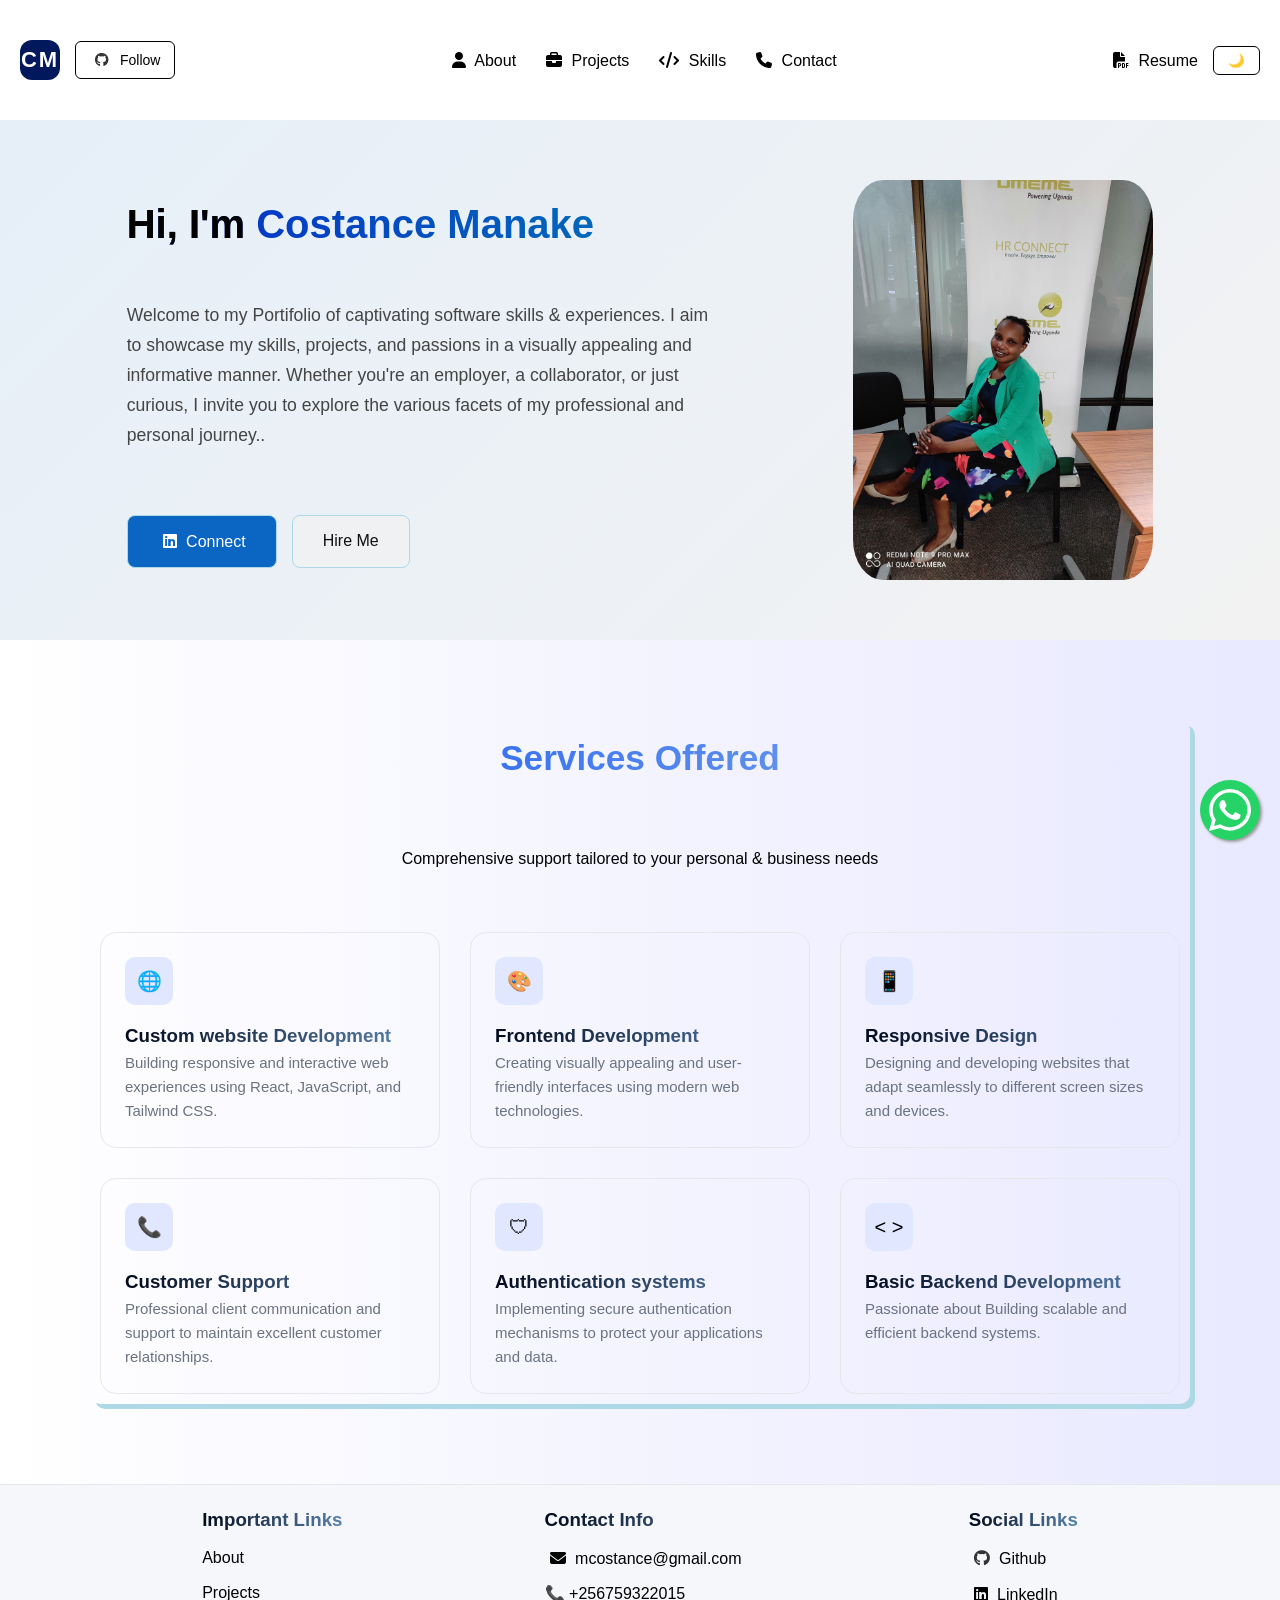
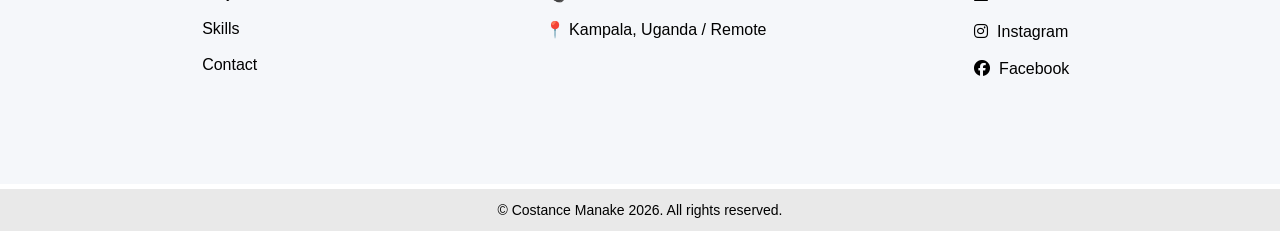
<file: index.html>
<!doctype html>
<html lang="en">

<head>
  <meta charset="UTF-8" />
  <meta name="viewport" content="width=device-width, initial-scale=1.0" />
  <title>Costance Manake - Frontend Developer</title>
  <meta name="description"
    content="Costance Manake is a Frontend Web Developer specializing in HTML, CSS, JavaScript, React, Tailwind CSS, REST API integration, and Node.js. Building responsive and interactive web experiences." />
  <meta name="keywords"
    content="Costance Manake, Frontend Developer, Web Developer Uganda, Remote, React Developer, JavaScript Developer, HTML CSS, Tailwind CSS, Node.js, Portfolio Website" />
  <meta name="author" content="Costance Manake" />
  <!-- social media sharing  -->
  <meta property="og:title" content="Costance Manake | Frontend Web Developer" />
  <meta property="og:description"
    content="Engineering responsive and interactive web experiences using React, JavaScript, and Tailwind CSS." />
  <meta property="og:image" content="images/social-share.jpg" />
  <meta property="og:url" content="https://khonnie.github.io/Costance-Portifolio/" />
  <meta property="og:type" content="website" />
  <!-- favicon -->

  <link rel="stylesheet" href="styles/style.css" />
  <link rel="stylesheet" href="https://cdnjs.cloudflare.com/ajax/libs/font-awesome/6.5.1/css/all.min.css" />
</head>

<body>
  <!-- ----------Header Section-------------- -->
  <header>
    <!-- Name & github logo -->
    <div class="left-side">
      <a href="index.html" class="logo">
        CM
      </a>
      <a href="https://github.com/khonnie" class="intro" target="_blank">
        <i class="fa-brands fa-github"></i> Follow
      </a>
    </div>
    <!-- Navigation sections -->
    <ul class="middle">
      <li><a href="about.html" target="_blank"><i class="fa fa-user"></i> About</a></li>

      <li class="dropdown">
        <a href="projects.html" target="_blank"><i class="fa fa-briefcase"></i> Projects</a>
      </li>

      <li class="dropdown">
        <a href="skills.html" target="_blank"><i class="fa fa-code"></i> Skills</a>
      </li>
      <li><a href="contact.html" target="_blank"><i class="fa fa-phone"></i> Contact</a></li>
    </ul>

    <div class="right-side">
      <a href="resume/Khonnie-Manake-Resume.pdf" target="_blank"> <i class="fa fa-file-pdf"></i> Resume</a>
      <button id="theme-toggle">🌙</button>
    </div>
  </header>
  <!-- --------------Hero Section---------- -->
  <section class="hero">
    <div class="hero-wrapper">
      <h1 class="hero-title">
        <span style="color: black;">Hi, I'm </span><span class="gradient-text">Costance Manake</span>
      </h1>
      <p class="hero-text">
        Welcome to my Portifolio of captivating software skills & experiences.
        I aim to showcase my skills, projects, and passions in a visually
        appealing and informative manner. Whether you're an employer, a
        collaborator, or just curious, I invite you to explore the various
        facets of my professional and personal journey..
      </p>
      <div class="hero-buttons">
        <a href="https://www.linkedin.com/in/costance-manake-a4429895" target="_blank" class="btn first-btn">
          <i class="fab fa-linkedin"></i> Connect</a>
        <a href="https://wa.me/256759322015?text=Hello%2C%20I'm%20interested%20in%20your%20web%20development%20services." class="btn second-btn" target="_blank">Hire Me</a>
      </div>
    </div>
    <img src="images/connieM.jpg" alt="passport-photo" width="300px" height="400px" />
  </section>
  <!-- SERVICES SECTION -->
  <section class="services" id="services">
    <div class="services-container">
      <!-- Heading -->
      <div class="services-header">
        <h2>Services Offered</h2>
        <p>Comprehensive support tailored to your personal & business needs</p>
      </div>

      <!-- Services Grid -->
      <div class="services-grid">
        <!-- Service 1 -->
        <div class="service-card">
          <div class="icon-box">🌐</div>
          <h3>Custom website Development</h3>
          <p>
            Building responsive and interactive web experiences using React, JavaScript, and Tailwind CSS.
          </p>
        </div>

        <!-- Service 2 -->
        <div class="service-card">
          <div class="icon-box">🎨</div>
          <h3>Frontend Development</h3>
          <p>
            Creating visually appealing and user-friendly interfaces using modern web technologies.
          </p>
        </div>

        <!-- Service 3 -->
        <div class="service-card">
          <div class="icon-box">📱</div>
          <h3>Responsive Design</h3>
          <p>
            Designing and developing websites that adapt seamlessly to different screen sizes and devices.
          </p>
        </div>

        <!-- Service 4 -->
        <div class="service-card">
          <div class="icon-box">📞</div>
          <h3>Customer Support</h3>
          <p>
            Professional client communication and support to maintain
            excellent customer relationships.
          </p>
        </div>

        <!-- Service 5 -->
        <div class="service-card">
          <div class="icon-box">🛡</div>
          <h3>Authentication systems</h3>
          <p>
            Implementing secure authentication mechanisms to protect your applications and data.
          </p>
        </div>

        <!-- Service 6 -->
        <div class="service-card">
          <div class="icon-box">&lt; &gt;</div>
          <h3>Basic Backend Development</h3>
          <p>
            Passionate about Building scalable and efficient backend systems.
          </p>
        </div>
      </div>
    </div>
  </section>

  <!-- Footer Section -->
  <div class="footer">
    <div class="footerinfo">
      <h3>Important Links</h3>
      <div class="important-links links">
        <a href="about.html" target="_blank">About</a>
        <a href="projects.html" target="_blank">Projects</a>
        <a href="skills.html" target="_blank">Skills</a>
        <a href="contact.html" target="_blank">Contact</a>
      </div>
    </div>

    <div class="footerinfo">
      <h3>Contact Info</h3>
      <div class="contactsinfo links">
        <a href="mailto:mcostance@gmail.com">
          <i class="fas fa-envelope"></i> mcostance@gmail.com
        </a>
        <a href="">📞 +256759322015</a>
        <p>📍 Kampala, Uganda / Remote </p>
      </div>
    </div>

    <div class="footerinfo">
      <h3>Social Links</h3>
      <div class="social-links links">
        <a href="https://github.com/khonnie" target="_blank">
          <i class="fab fa-github"></i> Github
        </a>

        <a href="https://www.linkedin.com/in/costance-manake-a4429895" target="_blank">
          <i class="fab fa-linkedin"></i> LinkedIn
        </a>

        <a href="https://www.linkedin.com/in/costance-manake-a4429895" target="_blank">
          <i class="fa-brands fa-instagram"></i> Instagram
        </a>

        <a href="https://www.linkedin.com/in/costance-manake-a4429895" target="_blank">
          <i class="fa-brands fa-facebook"></i></i> Facebook
        </a>


      </div>
    </div>


  </div>
  <p class="copyright">© Costance Manake 2026. All rights reserved.</p>

  <!-- Floating Buttons -->
 <a href="https://wa.me/256759322015" class="whatsapp-fab" target="_blank">
  <!-- Use a font-awesome icon or an SVG -->
  <svg xmlns="http://www.w3.org/2000/svg" viewBox="0 0 640 640"><!--!Font Awesome Free v7.2.0 by @fontawesome - https://fontawesome.com License - https://fontawesome.com/license/free Copyright 2026 Fonticons, Inc.--><path d="M476.9 161.1C435 119.1 379.2 96 319.9 96C197.5 96 97.9 195.6 97.9 318C97.9 357.1 108.1 395.3 127.5 429L96 544L213.7 513.1C246.1 530.8 282.6 540.1 319.8 540.1L319.9 540.1C442.2 540.1 544 440.5 544 318.1C544 258.8 518.8 203.1 476.9 161.1zM319.9 502.7C286.7 502.7 254.2 493.8 225.9 477L219.2 473L149.4 491.3L168 423.2L163.6 416.2C145.1 386.8 135.4 352.9 135.4 318C135.4 216.3 218.2 133.5 320 133.5C369.3 133.5 415.6 152.7 450.4 187.6C485.2 222.5 506.6 268.8 506.5 318.1C506.5 419.9 421.6 502.7 319.9 502.7zM421.1 364.5C415.6 361.7 388.3 348.3 383.2 346.5C378.1 344.6 374.4 343.7 370.7 349.3C367 354.9 356.4 367.3 353.1 371.1C349.9 374.8 346.6 375.3 341.1 372.5C308.5 356.2 287.1 343.4 265.6 306.5C259.9 296.7 271.3 297.4 281.9 276.2C283.7 272.5 282.8 269.3 281.4 266.5C280 263.7 268.9 236.4 264.3 225.3C259.8 214.5 255.2 216 251.8 215.8C248.6 215.6 244.9 215.6 241.2 215.6C237.5 215.6 231.5 217 226.4 222.5C221.3 228.1 207 241.5 207 268.8C207 296.1 226.9 322.5 229.6 326.2C232.4 329.9 268.7 385.9 324.4 410C359.6 425.2 373.4 426.5 391 423.9C401.7 422.3 423.8 410.5 428.4 397.5C433 384.5 433 373.4 431.6 371.1C430.3 368.6 426.6 367.2 421.1 364.5z"/></svg>
</a>



</body>

</html>
</file>
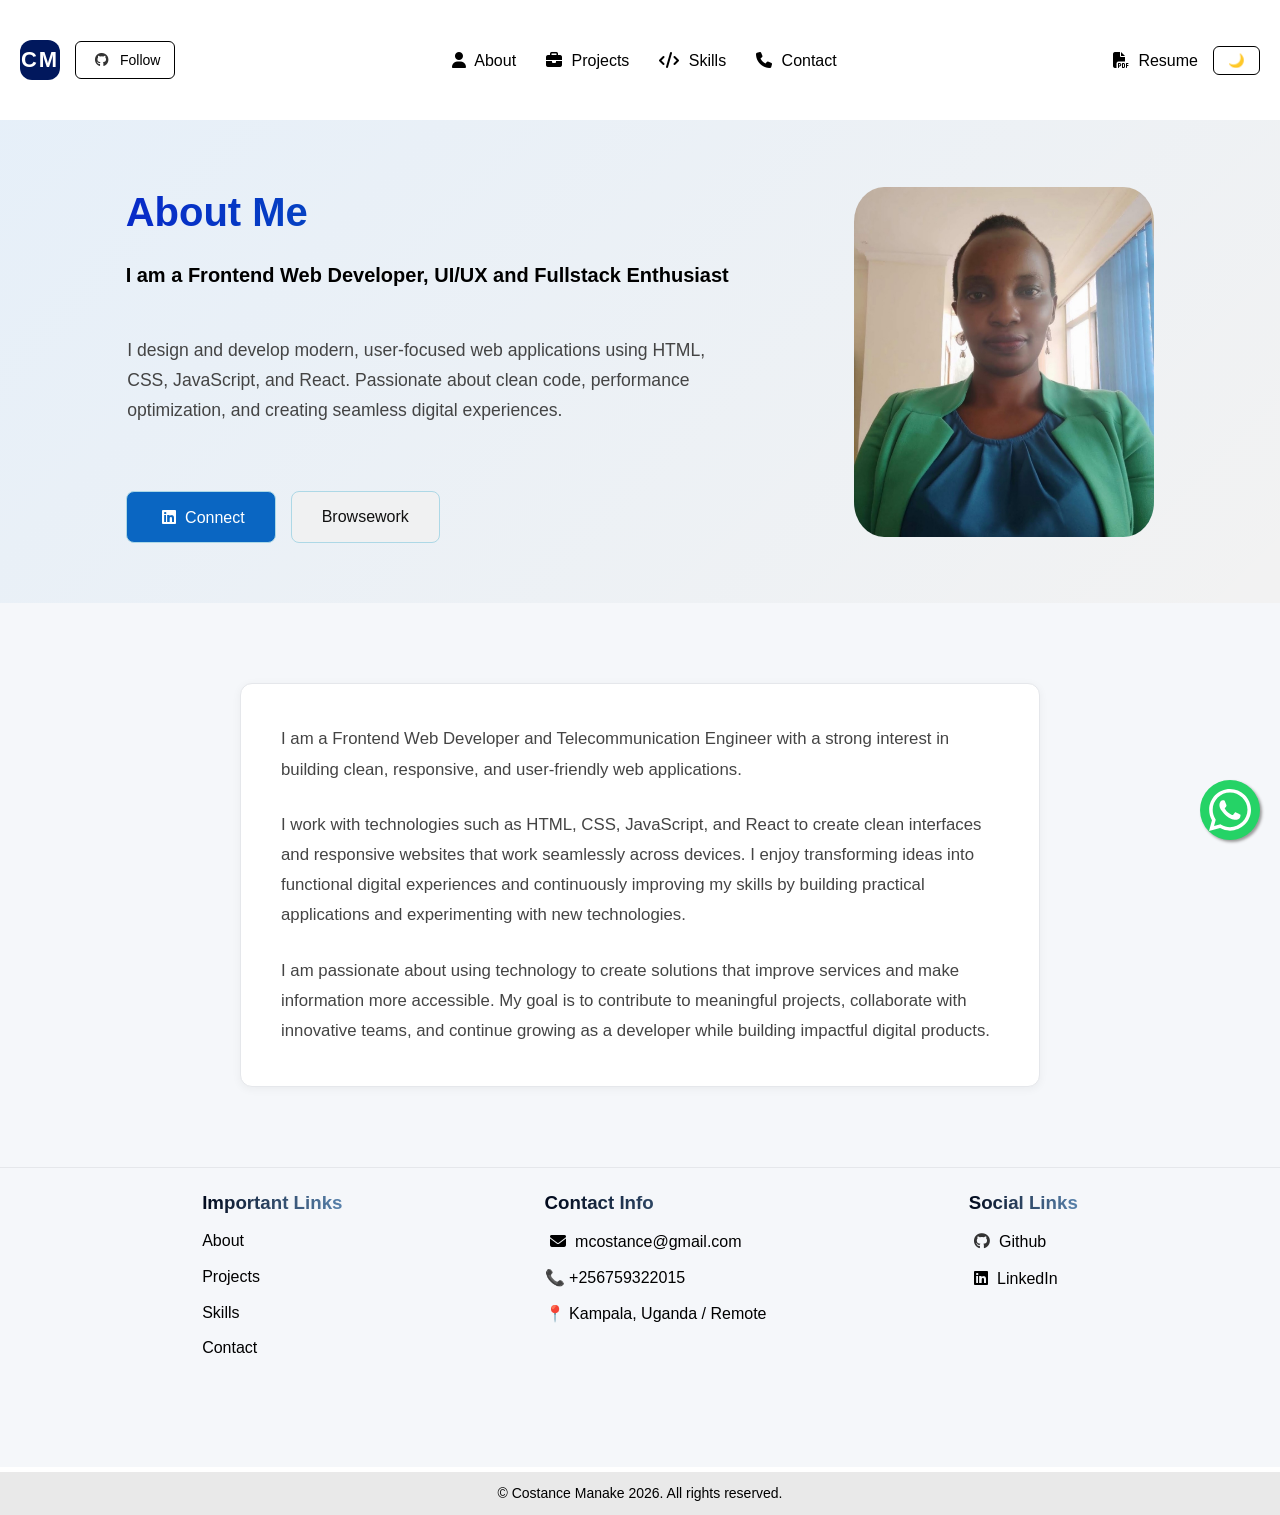
<file: about.html>
<!DOCTYPE html>
<html lang="en">

<head>
  <meta charset="UTF-8">
  <meta name="viewport" content="width=device-width, initial-scale=1.0">
  <title>Costance Manake - Frontend Developer</title>
  <meta name="description"
    content="Costance Manake is a Frontend Web Developer specializing in HTML, CSS, JavaScript, React, Tailwind CSS, REST API integration, and Node.js. Building responsive and interactive web experiences.">
  <meta name="keywords"
    content="Costance Manake, Frontend Developer, Web Developer Uganda, Remote, React Developer, JavaScript Developer, HTML CSS, Tailwind CSS, Node.js, Portfolio Website">
  <meta name="author" content="Costance Manake">
  <!-- social media sharing  -->
  <meta property="og:title" content="Costance Manake | Frontend Web Developer">
  <meta property="og:description"
    content="Engineering responsive and interactive web experiences using React, JavaScript, and Tailwind CSS.">
  <meta property="og:image" content="images/social-share.jpg">
  <meta property="og:url" content="https://khonnie.github.io/Costance-Portifolio/">
  <meta property="og:type" content="website">
  <!-- favicon -->


  <link rel="stylesheet" href="styles/style.css">
  <link rel="stylesheet" href="https://cdnjs.cloudflare.com/ajax/libs/font-awesome/6.5.1/css/all.min.css">
</head>

<body>
  <!-- ----------Header Section-------------- -->
   <header>
    <!-- Name & github logo -->
    <div class="left-side">
      <a href="index.html" class="logo">
        CM
      </a>
      <a href="https://github.com/khonnie" class="intro" target="_blank">
        <i class="fa-brands fa-github"></i> Follow
      </a>
    </div>
    <!-- Navigation sections -->
    <ul class="middle">
      <li><a href="about.html" target="_blank"><i class="fa fa-user"></i> About</a></li>

      <li class="dropdown">
        <a href="projects.html" target="_blank"><i class="fa fa-briefcase"></i> Projects</a>
      </li>

      <li class="dropdown">
        <a href="skills.html" target="_blank"><i class="fa fa-code"></i> Skills</a>
      </li>
      <li><a href="contact.html" target="_blank"><i class="fa fa-phone"></i> Contact</a></li>
    </ul>

    <div class="right-side">
      <a href="resume/Khonnie-Manake-Resume.pdf" target="_blank"> <i class="fa fa-file-pdf"></i> Resume</a>
      <button id="theme-toggle">🌙</button>
    </div>
  </header>
  <!-- --------------Hero Section---------- -->
  <section class="hero">
    
    <div class="hero-wrapper">
      <h1 class="about-me">About Me</h1>
      <p class="hero-subtitle" style="font-size: 20px; font-weight: 700;">I am a Frontend Web Developer, UI/UX and Fullstack Enthusiast</p>
      <p class="hero-text">I design and develop modern, user-focused web applications using
        HTML, CSS, JavaScript, and React.
        Passionate about clean code, performance optimization, and
        creating seamless digital experiences.</p>
      <div class="hero-buttons">
        <a href="https://www.linkedin.com/in/costance-manake-a4429895" target="_blank" class="btn first-btn"> <i
            class="fab fa-linkedin"></i>
          Connect</a>
        <a href="projects.html" target="_blank" class="btn second-btn">Browsework</a>
      </div>
    </div>
    <img src="images/connie.jpg" alt="passport-photo" width="300px" height="350px">
  </section>
  <!-- About me section -->
  <section id="about" class="about-section">

    <div class="about-container">

      <!-- <h2 class="about-title">About Me</h2> -->

      <div class="about-card">

        <div class="about-text">

          <p>
            I am a Frontend Web Developer and Telecommunication Engineer 
            with a strong interest in building clean, responsive, and 
            user-friendly web applications.
          </p>

          <p>
            I work with technologies such as HTML, CSS, JavaScript, and React to create clean 
            interfaces and responsive websites that work seamlessly across devices. 
            I enjoy transforming ideas into functional digital experiences and continuously 
            improving my skills by building practical applications and experimenting 
            with new technologies.
          </p>

          <p>
            I am passionate about using technology to create solutions that improve services 
            and make information more accessible. My goal is to contribute to meaningful 
            projects, collaborate with innovative teams, and continue growing as a developer 
            while building impactful digital products.
          </p>

          <!-- <p>
            I also plan to start contributing to open-source projects,
            or exploring new design trends.
          </p> -->

        </div>

      </div>

    </div>

  </section>
  
  <!-- Footer Section -->
 <!-- Footer Section -->
    <div class="footer">
      <div class="footerinfo">
        <h3>Important Links</h3>
        <div class="important-links links">
          <a href="about.html" target="_blank">About</a>
          <a href="projects.html" target="_blank">Projects</a>
          <a href="skills.html" target="_blank">Skills</a>
          <a href="contact.html" target="_blank">Contact</a>
        </div>
      </div>

      <div class="footerinfo">
        <h3>Contact Info</h3>
        <div class="contactsinfo links">
          <a href="mailto:mcostance@gmail.com">
            <i class="fas fa-envelope"></i> mcostance@gmail.com
          </a>
          <a href="">📞 +256759322015</a>
          <p>📍 Kampala, Uganda / Remote </p>
        </div>
      </div>

      <div class="footerinfo">
        <h3>Social Links</h3>
        <div class="social-links links">
          <a href="https://github.com/khonnie" target="_blank">
            <i class="fab fa-github"></i> Github
          </a>

          <a
            href="https://www.linkedin.com/in/costance-manake-a4429895"
            target="_blank"
          >
            <i class="fab fa-linkedin"></i> LinkedIn
          </a>
        </div>
      </div>

     
    </div>
    <p class="copyright">© Costance Manake 2026. All rights reserved.</p>

    <!-- Floating Buttons -->
 <a href="https://wa.me/256759322015" class="whatsapp-fab" target="_blank">
  <!-- Use a font-awesome icon or an SVG -->
  <svg xmlns="http://www.w3.org/2000/svg" viewBox="0 0 640 640"><!--!Font Awesome Free v7.2.0 by @fontawesome - https://fontawesome.com License - https://fontawesome.com/license/free Copyright 2026 Fonticons, Inc.--><path d="M476.9 161.1C435 119.1 379.2 96 319.9 96C197.5 96 97.9 195.6 97.9 318C97.9 357.1 108.1 395.3 127.5 429L96 544L213.7 513.1C246.1 530.8 282.6 540.1 319.8 540.1L319.9 540.1C442.2 540.1 544 440.5 544 318.1C544 258.8 518.8 203.1 476.9 161.1zM319.9 502.7C286.7 502.7 254.2 493.8 225.9 477L219.2 473L149.4 491.3L168 423.2L163.6 416.2C145.1 386.8 135.4 352.9 135.4 318C135.4 216.3 218.2 133.5 320 133.5C369.3 133.5 415.6 152.7 450.4 187.6C485.2 222.5 506.6 268.8 506.5 318.1C506.5 419.9 421.6 502.7 319.9 502.7zM421.1 364.5C415.6 361.7 388.3 348.3 383.2 346.5C378.1 344.6 374.4 343.7 370.7 349.3C367 354.9 356.4 367.3 353.1 371.1C349.9 374.8 346.6 375.3 341.1 372.5C308.5 356.2 287.1 343.4 265.6 306.5C259.9 296.7 271.3 297.4 281.9 276.2C283.7 272.5 282.8 269.3 281.4 266.5C280 263.7 268.9 236.4 264.3 225.3C259.8 214.5 255.2 216 251.8 215.8C248.6 215.6 244.9 215.6 241.2 215.6C237.5 215.6 231.5 217 226.4 222.5C221.3 228.1 207 241.5 207 268.8C207 296.1 226.9 322.5 229.6 326.2C232.4 329.9 268.7 385.9 324.4 410C359.6 425.2 373.4 426.5 391 423.9C401.7 422.3 423.8 410.5 428.4 397.5C433 384.5 433 373.4 431.6 371.1C430.3 368.6 426.6 367.2 421.1 364.5z"/></svg>
</a>
</body>

</html>
</file>
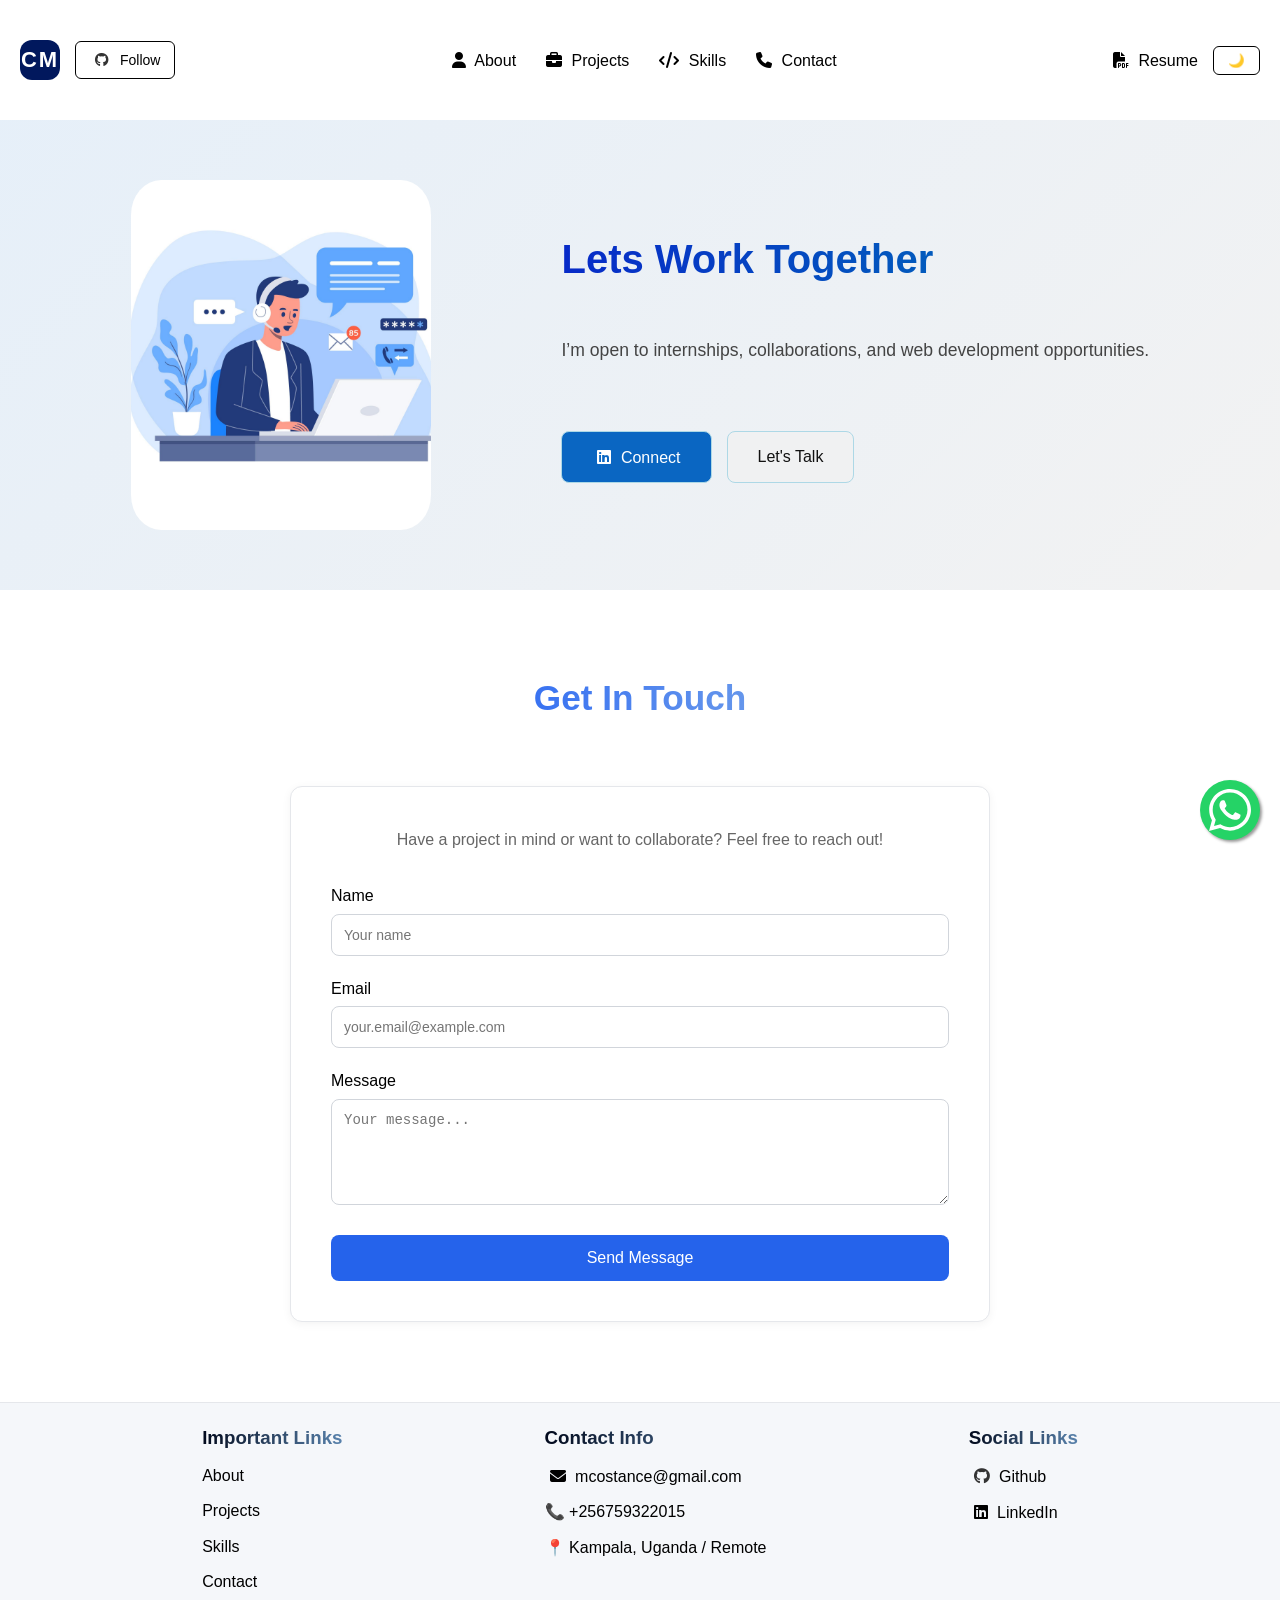
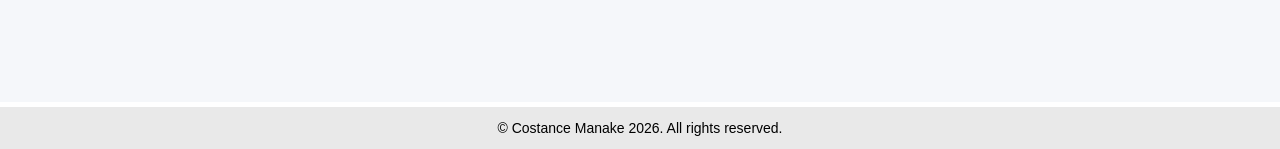
<file: contact.html>
<!DOCTYPE html>
<html lang="en">

<head>
  <meta charset="UTF-8">
  <meta name="viewport" content="width=device-width, initial-scale=1.0">
  <title>Costance Manake - Frontend Developer</title>
  <meta name="description"
    content="Costance Manake is a Frontend Web Developer specializing in HTML, CSS, JavaScript, React, Tailwind CSS, REST API integration, and Node.js. Building responsive and interactive web experiences.">
  <meta name="keywords"
    content="Costance Manake, Frontend Developer, Web Developer Uganda, Remote, React Developer, JavaScript Developer, HTML CSS, Tailwind CSS, Node.js, Portfolio Website">
  <meta name="author" content="Costance Manake">
  <!-- social media sharing  -->
  <meta property="og:title" content="Costance Manake | Frontend Web Developer">
  <meta property="og:description"
    content="Engineering responsive and interactive web experiences using React, JavaScript, and Tailwind CSS.">
  <meta property="og:image" content="images/social-share.jpg">
  <meta property="og:url" content="https://khonnie.github.io/Costance-Portifolio/">
  <meta property="og:type" content="website">
  <!-- favicon -->


  <link rel="stylesheet" href="styles/style.css">
  <link rel="stylesheet" href="https://cdnjs.cloudflare.com/ajax/libs/font-awesome/6.5.1/css/all.min.css">
</head>

<body>
  <!-- ----------Header Section-------------- -->
   <header>
    <!-- Name & github logo -->
    <div class="left-side">
      <a href="index.html" class="logo">
        CM
      </a>
      <a href="https://github.com/khonnie" class="intro" target="_blank">
        <i class="fa-brands fa-github"></i> Follow
      </a>
    </div>
    <!-- Navigation sections -->
    <ul class="middle">
      <li><a href="about.html" target="_blank"><i class="fa fa-user"></i> About</a></li>

      <li class="dropdown">
        <a href="projects.html" target="_blank"><i class="fa fa-briefcase"></i> Projects</a>
      </li>

      <li class="dropdown">
        <a href="skills.html" target="_blank"><i class="fa fa-code"></i> Skills</a>
      </li>
      <li><a href="contact.html" target="_blank"><i class="fa fa-phone"></i> Contact</a></li>
    </ul>

    <div class="right-side">
      <a href="resume/Khonnie-Manake-Resume.pdf" target="_blank"> <i class="fa fa-file-pdf"></i> Resume</a>
      <button id="theme-toggle">🌙</button>
    </div>
  </header>
  <!-- --------------Hero Section---------- -->
  <section class="hero">
    <img src="images/contact.jpg" alt="passport-photo" width="300px" height="350px">
    <div class="hero-wrapper">
      <h1 class="hero-title">Lets Work Together</h1>
      <!-- <p class="hero-subtitle">Frontend Developer & UI/UX Enthusiast</p> -->
      <p class="hero-text">I’m open to internships, collaborations, and 
        web development opportunities.</p>
      <div class="hero-buttons">
        <a href="https://www.linkedin.com/in/costance-manake-a4429895" target="_blank" class="btn first-btn"> <i
            class="fab fa-linkedin"></i>
          Connect</a>
        <a href="https://wa.me/256759322015" target="_blank" class="btn second-btn">Let's Talk</a>
      </div>

    </div>
  </section>
  

  <!-- Get in touch -->
  <section id="contact" class="contact-section">

    <div class="contact-container">

      <h2 class="contact-title">Get In Touch</h2>

      <div class="contact-card">

        <p class="contact-text">
          Have a project in mind or want to collaborate? Feel free to reach out!
        </p>

        <!-- Formspree Form -->
        <form action="https://formspree.io/f/mojkdnrw" method="POST" class="contact-form">

          <div class="form-group">
            <label for="name">Name</label>
            <input type="text" id="name" name="name" placeholder="Your name" required>
          </div>

          <div class="form-group">
            <label for="email">Email</label>
            <input type="email" id="email" name="email" placeholder="your.email@example.com" required>
          </div>

          <div class="form-group">
            <label for="message">Message</label>
            <textarea id="message" name="message" rows="5" placeholder="Your message..." required></textarea>
          </div>

          <button type="submit" class="contact-btn">Send Message</button>

        </form>

      </div>

    </div>

  </section>

  <!-- Footer Section -->
  <!-- Footer Section -->
    <div class="footer">
      <div class="footerinfo">
        <h3>Important Links</h3>
        <div class="important-links links">
          <a href="about.html" target="_blank">About</a>
          <a href="projects.html" target="_blank">Projects</a>
          <a href="skills.html" target="_blank">Skills</a>
          <a href="contact.html" target="_blank">Contact</a>
        </div>
      </div>

      <div class="footerinfo">
        <h3>Contact Info</h3>
        <div class="contactsinfo links">
          <a href="mailto:mcostance@gmail.com">
            <i class="fas fa-envelope"></i> mcostance@gmail.com
          </a>
          <a href="">📞 +256759322015</a>
          <p>📍 Kampala, Uganda / Remote </p>
        </div>
      </div>

      <div class="footerinfo">
        <h3>Social Links</h3>
        <div class="social-links links">
          <a href="https://github.com/khonnie" target="_blank">
            <i class="fab fa-github"></i> Github
          </a>

          <a
            href="https://www.linkedin.com/in/costance-manake-a4429895"
            target="_blank"
          >
            <i class="fab fa-linkedin"></i> LinkedIn
          </a>
        </div>
      </div>

     
    </div>
    <p class="copyright">© Costance Manake 2026. All rights reserved.</p>


    <!-- Floating Buttons -->
 <a href="https://wa.me/256759322015" class="whatsapp-fab" target="_blank">
  <!-- Use a font-awesome icon or an SVG -->
  <svg xmlns="http://www.w3.org/2000/svg" viewBox="0 0 640 640"><!--!Font Awesome Free v7.2.0 by @fontawesome - https://fontawesome.com License - https://fontawesome.com/license/free Copyright 2026 Fonticons, Inc.--><path d="M476.9 161.1C435 119.1 379.2 96 319.9 96C197.5 96 97.9 195.6 97.9 318C97.9 357.1 108.1 395.3 127.5 429L96 544L213.7 513.1C246.1 530.8 282.6 540.1 319.8 540.1L319.9 540.1C442.2 540.1 544 440.5 544 318.1C544 258.8 518.8 203.1 476.9 161.1zM319.9 502.7C286.7 502.7 254.2 493.8 225.9 477L219.2 473L149.4 491.3L168 423.2L163.6 416.2C145.1 386.8 135.4 352.9 135.4 318C135.4 216.3 218.2 133.5 320 133.5C369.3 133.5 415.6 152.7 450.4 187.6C485.2 222.5 506.6 268.8 506.5 318.1C506.5 419.9 421.6 502.7 319.9 502.7zM421.1 364.5C415.6 361.7 388.3 348.3 383.2 346.5C378.1 344.6 374.4 343.7 370.7 349.3C367 354.9 356.4 367.3 353.1 371.1C349.9 374.8 346.6 375.3 341.1 372.5C308.5 356.2 287.1 343.4 265.6 306.5C259.9 296.7 271.3 297.4 281.9 276.2C283.7 272.5 282.8 269.3 281.4 266.5C280 263.7 268.9 236.4 264.3 225.3C259.8 214.5 255.2 216 251.8 215.8C248.6 215.6 244.9 215.6 241.2 215.6C237.5 215.6 231.5 217 226.4 222.5C221.3 228.1 207 241.5 207 268.8C207 296.1 226.9 322.5 229.6 326.2C232.4 329.9 268.7 385.9 324.4 410C359.6 425.2 373.4 426.5 391 423.9C401.7 422.3 423.8 410.5 428.4 397.5C433 384.5 433 373.4 431.6 371.1C430.3 368.6 426.6 367.2 421.1 364.5z"/></svg>
</a>
  

</body>

</html>
</file>
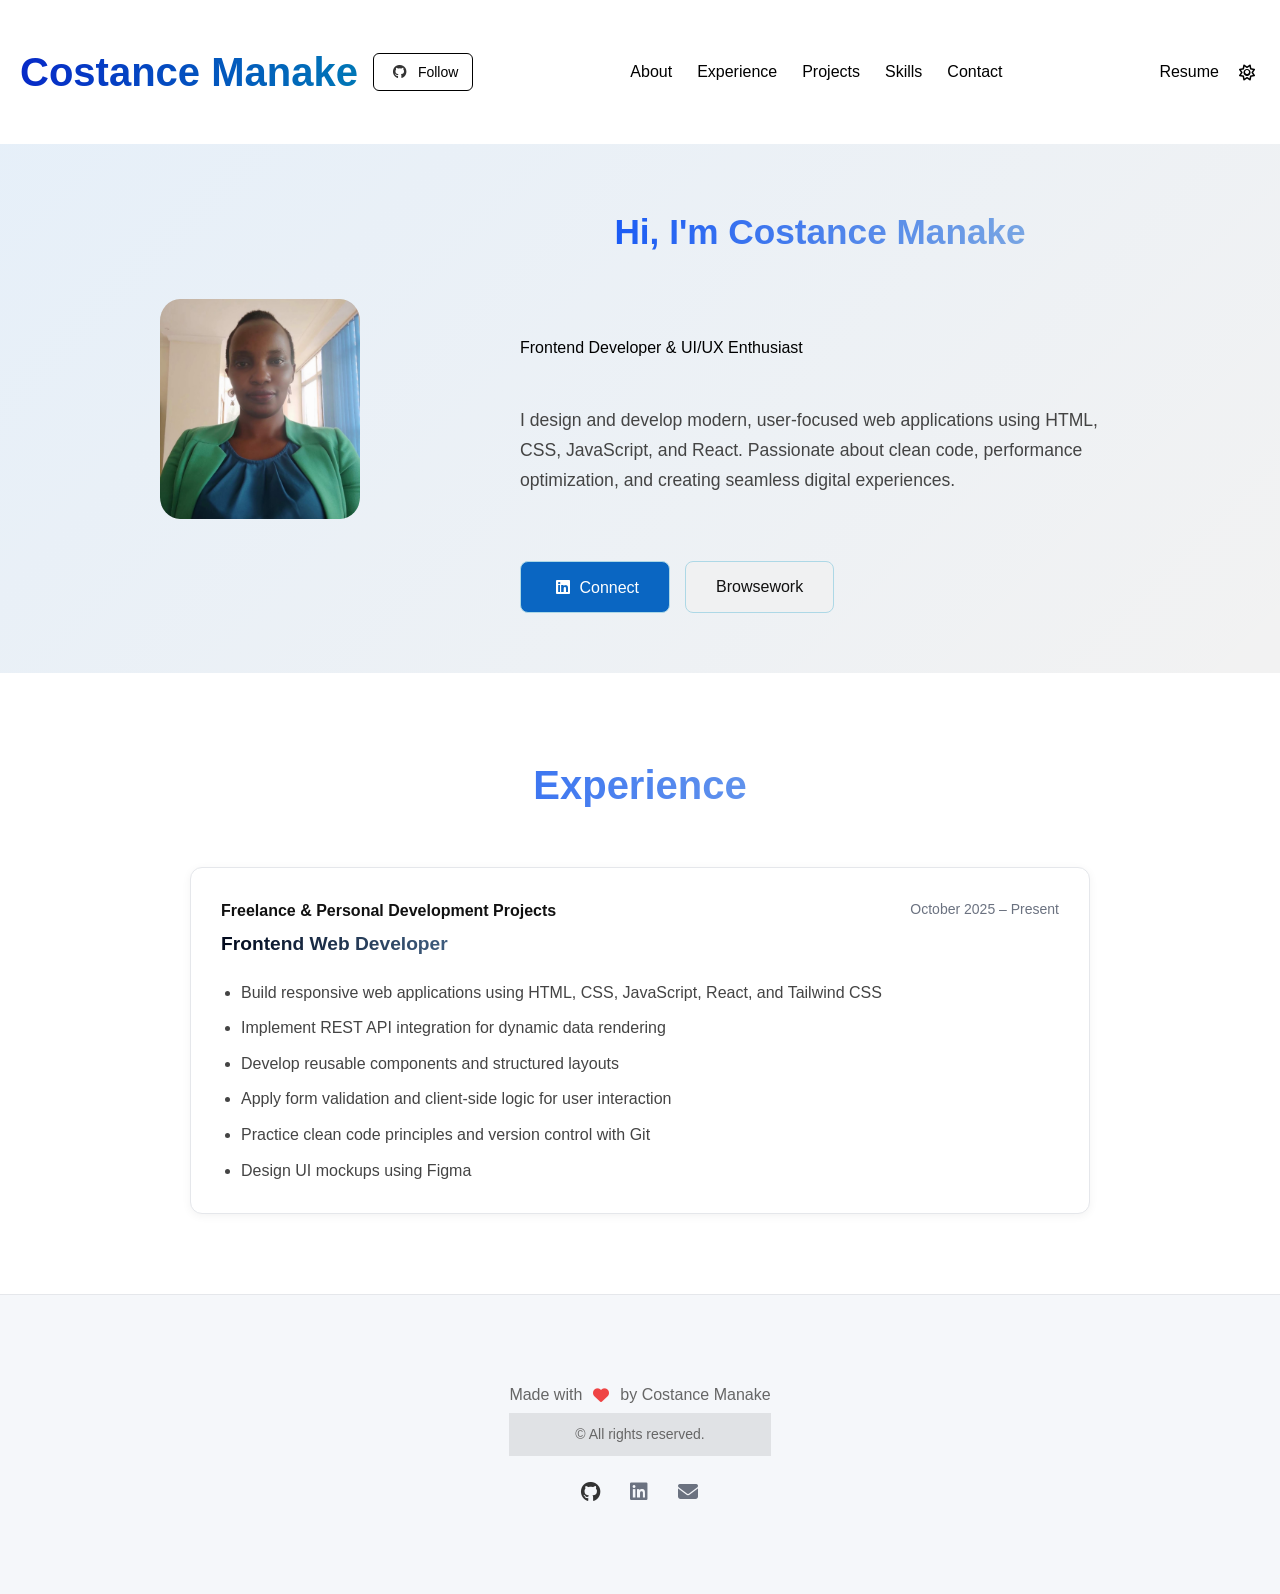
<file: experience.html>
<!DOCTYPE html>
<html lang="en">

<head>
  <meta charset="UTF-8">
  <meta name="viewport" content="width=device-width, initial-scale=1.0">
  <title>Costance Manake - Frontend Developer</title>
  <meta name="description"
    content="Costance Manake is a Frontend Web Developer specializing in HTML, CSS, JavaScript, React, Tailwind CSS, REST API integration, and Node.js. Building responsive and interactive web experiences.">
  <meta name="keywords"
    content="Costance Manake, Frontend Developer, Web Developer Uganda, Remote, React Developer, JavaScript Developer, HTML CSS, Tailwind CSS, Node.js, Portfolio Website">
  <meta name="author" content="Costance Manake">
  <!-- social media sharing  -->
  <meta property="og:title" content="Costance Manake | Frontend Web Developer">
  <meta property="og:description"
    content="Engineering responsive and interactive web experiences using React, JavaScript, and Tailwind CSS.">
  <meta property="og:image" content="images/social-share.jpg">
  <meta property="og:url" content="https://khonnie.github.io/Costance-Portifolio/">
  <meta property="og:type" content="website">
  <!-- favicon -->


  <link rel="stylesheet" href="styles/style.css">
  <link rel="stylesheet" href="https://cdnjs.cloudflare.com/ajax/libs/font-awesome/6.5.1/css/all.min.css">
</head>

<body>
  <!-- ----------Header Section-------------- -->
  <header>
    <!-- Name & github logo -->
    <div class="left-side">
      <h1>Costance Manake</h1>
      <a href="https://github.com/khonnie" class="intro" target="_blank">
        <i class="fa-brands fa-github"></i> Follow
      </a>
    </div>
    <!-- Navigation sections -->
    <ul class="middle">
      <li><a href="about.html" target="_blank">About</a></li>
      <li><a href="experience.html" target="_blank">Experience</a></li>

      <li class="dropdown">
        <a href="projects.html" target="_blank">Projects</a>

      </li>

      <li class="dropdown">
        <a href="skills.html" target="_blank">Skills</a>

      </li>
      <li><a href="contact.html" target="_blank">Contact</a></li>
    </ul>

    <div class="right-side">
      <a href="resume/Connie-Manake-Resume.pdf" target="_blank">Resume</a>
      <span><i class="fa-regular fa-sun"></i></span>
    </div>
  </header>
  <!-- --------------Hero Section---------- -->
  <section class="hero">
    <img src="images/connie.jpg" alt="passport-photo" width="200px" height="220px">
    <div class="hero-wrapper">
      <h2 class="hero-title">Hi, I'm Costance Manake</h2>
      <p class="hero-subtitle">Frontend Developer & UI/UX Enthusiast</p>
      <p class="hero-text">I design and develop modern, user-focused web applications using
        HTML, CSS, JavaScript, and React.
        Passionate about clean code, performance optimization, and
        creating seamless digital experiences.</p>
      <div class="hero-buttons">
        <a href="https://www.linkedin.com/in/costance-manake-a4429895" target="_blank" class="btn first-btn"> <i
            class="fab fa-linkedin"></i>
          Connect</a>
        <a href="#experience" class="btn second-btn">Browsework</a>
      </div>

    </div>
  </section>
 
  <!-- ----------Experience Section---------- -->
  <section id="experience" class="experience-section">

    <div class="experience-container">

      <h2 class="experience-title">Experience</h2>

      <div class="experience-card">

        <div class="experience-header">
          <div class="company">
            <p>Freelance & Personal Development Projects</p>
            <h3>Frontend Web Developer</h3>
          </div>

          <div class="dates">
            <p>October 2025 – Present</p>
          </div>
        </div>

        <ul class="experience-list">
          <li>Build responsive web applications using HTML, CSS, JavaScript, React, and Tailwind CSS</li>
          <li>Implement REST API integration for dynamic data rendering</li>
          <li>Develop reusable components and structured layouts</li>
          <li>Apply form validation and client-side logic for user interaction</li>
          <li>Practice clean code principles and version control with Git</li>
          <li>Design UI mockups using Figma</li>
        </ul>

      </div>

    </div>

  </section>
  
  <!-- Footer Section -->
  <footer class="footer">

    <div class="footer-container">

      <div class="footer-content">

        <div class="footer-text">

          <p class="made-with">
            Made with <span class="heart"><i class="fas fa-heart"></i></span> by Costance Manake
          </p>

          <p class="copyright">
            © <span id="year"></span> All rights reserved.
          </p>

        </div>


        <div class="footer-socials">

          <a href="https://github.com/khonnie" target="_blank">
            <i class="fab fa-github"></i>
          </a>

          <a href="https://www.linkedin.com/in/costance-manake-a4429895" target="_blank">
            <i class="fab fa-linkedin"></i>
          </a>

          <a href="mailto:mcostance@gmail.com">
            <i class="fas fa-envelope"></i>
          </a>

        </div>

      </div>

    </div>

  </footer>

</body>

</html>
</file>
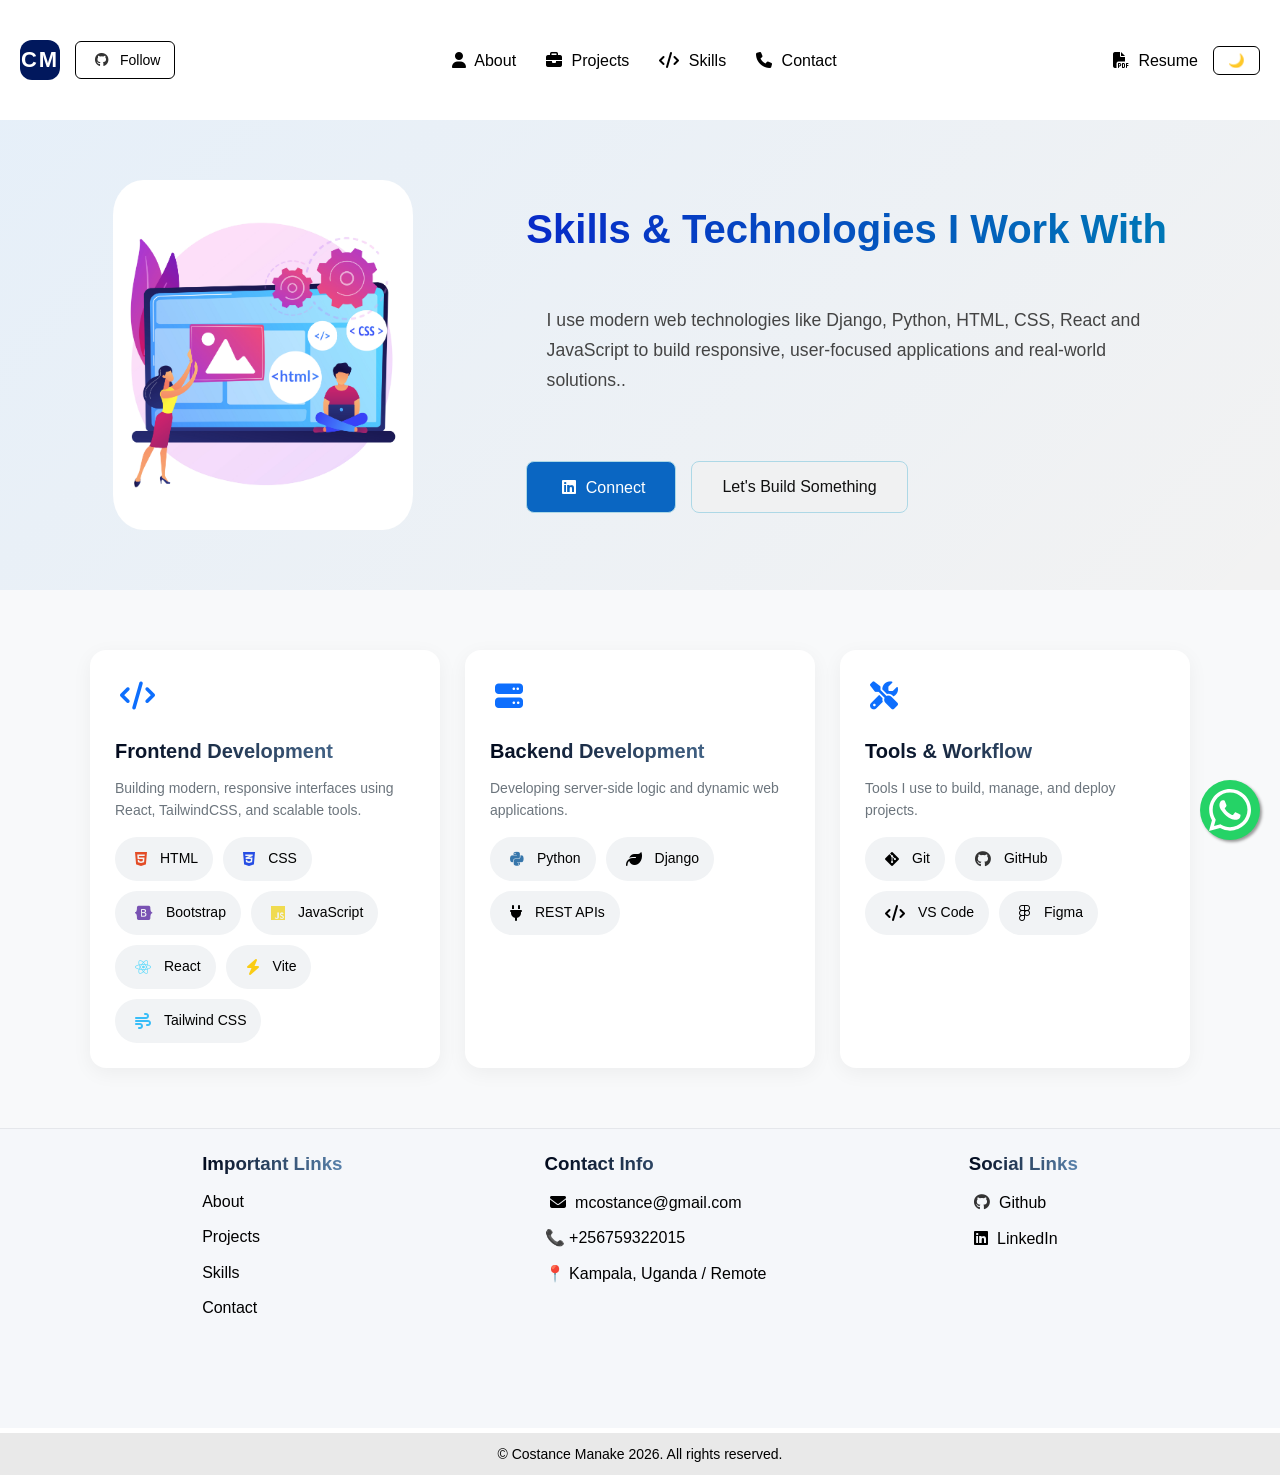
<file: skills.html>
<!DOCTYPE html>
<html lang="en">

<head>
  <meta charset="UTF-8">
  <meta name="viewport" content="width=device-width, initial-scale=1.0">
  <title>Costance Manake - Frontend Developer</title>
  <meta name="description"
    content="Costance Manake is a Frontend Web Developer specializing in HTML, CSS, JavaScript, React, Tailwind CSS, REST API integration, and Node.js. Building responsive and interactive web experiences.">
  <meta name="keywords"
    content="Costance Manake, Frontend Developer, Web Developer Uganda, Remote, React Developer, JavaScript Developer, HTML CSS, Tailwind CSS, Node.js, Portfolio Website">
  <meta name="author" content="Costance Manake">
  <!-- social media sharing  -->
  <meta property="og:title" content="Costance Manake | Frontend Web Developer">
  <meta property="og:description"
    content="Engineering responsive and interactive web experiences using React, JavaScript, and Tailwind CSS.">
  <meta property="og:image" content="images/social-share.jpg">
  <meta property="og:url" content="https://khonnie.github.io/Costance-Portifolio/">
  <meta property="og:type" content="website">
  <!-- favicon -->


  <link rel="stylesheet" href="styles/style.css">
  <link rel="stylesheet" href="https://cdnjs.cloudflare.com/ajax/libs/font-awesome/6.5.1/css/all.min.css">
</head>

<body>
  <!-- ----------Header Section-------------- -->
  <header>
    <!-- Name & github logo -->
    <div class="left-side">
      <a href="index.html" class="logo">
        CM
      </a>
      <a href="https://github.com/khonnie" class="intro" target="_blank">
        <i class="fa-brands fa-github"></i> Follow
      </a>
    </div>
    <!-- Navigation sections -->
    <ul class="middle">
      <li><a href="about.html" target="_blank"><i class="fa fa-user"></i> About</a></li>

      <li class="dropdown">
        <a href="projects.html" target="_blank"><i class="fa fa-briefcase"></i> Projects</a>
      </li>

      <li class="dropdown">
        <a href="skills.html" target="_blank"><i class="fa fa-code"></i> Skills</a>
      </li>
      <li><a href="contact.html" target="_blank"><i class="fa fa-phone"></i> Contact</a></li>
    </ul>

    <div class="right-side">
      <a href="resume/Khonnie-Manake-Resume.pdf" target="_blank"> <i class="fa fa-file-pdf"></i> Resume</a>
      <button id="theme-toggle">🌙</button>
    </div>
  </header>
  <!-- --------------Hero Section---------- -->
  <section class="hero">
    <img src="images/skillshero.jpg" alt="passport-photo" width="300px" height="350px">
    <div class="hero-wrapper">
      <h1 class="hero-title">Skills & Technologies I Work With</h1>
      <!-- <p class="hero-subtitle">Frontend Developer & UI/UX Enthusiast</p> -->
      <p class="hero-text">I use modern web technologies like Django,
        Python, HTML, CSS, React and JavaScript to build responsive,
        user-focused applications and real-world solutions..</p>
      <div class="hero-buttons">
        <a href="https://www.linkedin.com/in/costance-manake-a4429895" target="_blank" class="btn first-btn"> <i
            class="fab fa-linkedin"></i>
          Connect</a>
        <a href="https://wa.me/256759322015?text=Hello%2C%20I'm%20interested%20in%20your%20web%20development%20services." class="btn second-btn" target="_blank">Let's Build Something</a>
      </div>

    </div>
  </section>

  <section class="skills-cards">
    <div class="skills-container">

      <!-- Frontend -->
      <div class="skill-card">
        <div class="card-icon">
          <i class="fas fa-code"></i>
        </div>
        <h3>Frontend Development</h3>
        <p>Building modern, responsive interfaces using React, TailwindCSS, and scalable tools.</p>

        <!-- <ul class="skill-list">
        <li><i class="fab fa-html5"></i> HTML</li>
        <li><i class="fab fa-css3-alt"></i> CSS</li>
        <li><i class="fab fa-bootstrap"></i> Bootstrap</li>
        <li><i class="fab fa-js"></i> JavaScript</li>
        <li><i class="fab fa-react"></i> React</li>
        <li><i class="fas fa-bolt"></i> Vite</li>
        <li><i class="fas fa-wind"></i> Tailwind CSS</li>
      </ul> -->
        <div class="skills-buttons">
          <span class="skill"><i class="fab fa-html5"></i> HTML</span>
          <span class="skill"><i class="fab fa-css3-alt"></i> CSS</span>
          <span class="skill"><i class="fab fa-bootstrap"></i> Bootstrap</span>
          <span class="skill"><i class="fab fa-js"></i> JavaScript</span>
          <span class="skill"><i class="fab fa-react"></i> React</span>
          <span class="skill"><i class="fas fa-bolt"></i> Vite</span>
          <span class="skill"><i class="fas fa-wind"></i> Tailwind CSS</span>
        </div>
      </div>

      <!-- Backend -->
      <div class="skill-card">
        <div class="card-icon">
          <i class="fas fa-server"></i>
        </div>
        <h3>Backend Development</h3>
        <p>Developing server-side logic and dynamic web applications.</p>

        <!-- <ul class="skill-list">
        <li><i class="fab fa-python"></i> Python</li>
        <li><i class="fas fa-leaf"></i> Django</li>
        <li><i class="fas fa-plug"></i> REST APIs</li>
      </ul> -->
        <div class="skills-buttons">
          <span class="skill"><i class="fab fa-python"></i> Python</span>
          <span class="skill"><i class="fas fa-leaf"></i> Django</span>
          <span class="skill"><i class="fas fa-plug"></i> REST APIs</span>
        </div>
      </div>

      <!-- Tools -->
      <div class="skill-card">
        <div class="card-icon">
          <i class="fas fa-tools"></i>
        </div>
        <h3>Tools & Workflow</h3>
        <p>Tools I use to build, manage, and deploy projects.</p>

        <!-- <ul class="skill-list">
        <li><i class="fab fa-git-alt"></i> Git</li>
        <li><i class="fab fa-github"></i> GitHub</li>
        <li><i class="fas fa-code"></i> VS Code</li>
        <li><i class="fab fa-figma"></i> Figma</li>
      </ul> -->
        <div class="skills-buttons">
          <span class="skill"><i class="fab fa-git-alt"></i> Git</span>
          <span class="skill"><i class="fab fa-github"></i> GitHub</span>
          <span class="skill"><i class="fas fa-code"></i> VS Code</span>
          <span class="skill"><i class="fab fa-figma"></i> Figma</span>
        </div>
      </div>

    </div>
  </section>

  <!-- Footer Section -->
  <div class="footer">
    <div class="footerinfo">
      <h3>Important Links</h3>
      <div class="important-links links">
        <a href="about.html" target="_blank">About</a>
        <a href="projects.html" target="_blank">Projects</a>
        <a href="skills.html" target="_blank">Skills</a>
        <a href="contact.html" target="_blank">Contact</a>
      </div>
    </div>

    <div class="footerinfo">
      <h3>Contact Info</h3>
      <div class="contactsinfo links">
        <a href="mailto:mcostance@gmail.com">
          <i class="fas fa-envelope"></i> mcostance@gmail.com
        </a>
        <a href="">📞 +256759322015</a>
        <p>📍 Kampala, Uganda / Remote </p>
      </div>
    </div>

    <div class="footerinfo">
      <h3>Social Links</h3>
      <div class="social-links links">
        <a href="https://github.com/khonnie" target="_blank">
          <i class="fab fa-github"></i> Github
        </a>

        <a href="https://www.linkedin.com/in/costance-manake-a4429895" target="_blank">
          <i class="fab fa-linkedin"></i> LinkedIn
        </a>
      </div>
    </div>


  </div>
  <p class="copyright">© Costance Manake 2026. All rights reserved.</p>

  <!-- Floating Buttons -->
 <a href="https://wa.me/256759322015" class="whatsapp-fab" target="_blank">
  <!-- Use a font-awesome icon or an SVG -->
  <svg xmlns="http://www.w3.org/2000/svg" viewBox="0 0 640 640"><!--!Font Awesome Free v7.2.0 by @fontawesome - https://fontawesome.com License - https://fontawesome.com/license/free Copyright 2026 Fonticons, Inc.--><path d="M476.9 161.1C435 119.1 379.2 96 319.9 96C197.5 96 97.9 195.6 97.9 318C97.9 357.1 108.1 395.3 127.5 429L96 544L213.7 513.1C246.1 530.8 282.6 540.1 319.8 540.1L319.9 540.1C442.2 540.1 544 440.5 544 318.1C544 258.8 518.8 203.1 476.9 161.1zM319.9 502.7C286.7 502.7 254.2 493.8 225.9 477L219.2 473L149.4 491.3L168 423.2L163.6 416.2C145.1 386.8 135.4 352.9 135.4 318C135.4 216.3 218.2 133.5 320 133.5C369.3 133.5 415.6 152.7 450.4 187.6C485.2 222.5 506.6 268.8 506.5 318.1C506.5 419.9 421.6 502.7 319.9 502.7zM421.1 364.5C415.6 361.7 388.3 348.3 383.2 346.5C378.1 344.6 374.4 343.7 370.7 349.3C367 354.9 356.4 367.3 353.1 371.1C349.9 374.8 346.6 375.3 341.1 372.5C308.5 356.2 287.1 343.4 265.6 306.5C259.9 296.7 271.3 297.4 281.9 276.2C283.7 272.5 282.8 269.3 281.4 266.5C280 263.7 268.9 236.4 264.3 225.3C259.8 214.5 255.2 216 251.8 215.8C248.6 215.6 244.9 215.6 241.2 215.6C237.5 215.6 231.5 217 226.4 222.5C221.3 228.1 207 241.5 207 268.8C207 296.1 226.9 322.5 229.6 326.2C232.4 329.9 268.7 385.9 324.4 410C359.6 425.2 373.4 426.5 391 423.9C401.7 422.3 423.8 410.5 428.4 397.5C433 384.5 433 373.4 431.6 371.1C430.3 368.6 426.6 367.2 421.1 364.5z"/></svg>
</a>

</body>

</html>
</file>
<file: styles/style.css>
/* =========================
   RESET
========================= */
* {
  margin: 0;
  padding: 0;
  box-sizing: border-box;
}

html {
  scroll-behavior: smooth;
}


body {
  font-family: 'Segoe UI', sans-serif;
  min-height: 100vh;
  line-height: 1.6;
  width: 100%;
  overflow-x: hidden;
}

/* =========================
   GLOBAL SECTION SPACING
========================= */
/* section {
  padding: 60px 20px;
} */

/* hr {
  margin: 20px 0;
} */
h1{
  background: linear-gradient(to right, #072ac8, #0077b6);
  background-clip: text;
  color: transparent;
  font-weight: 600;
  font-size: 2.5rem;
}

h2 {
  /* font-size: 28px;
  margin-bottom: 10px; */
  background: linear-gradient(to right, #064af8, #0a66c26b);
  background-clip: text;
  color: transparent;
  text-align: center;
  font-size: 2.2rem;
  margin-bottom: 60px;
}

h3{
  background: linear-gradient(to right, #01091c, #044382a6);
  background-clip: text;
  color: transparent;
}

i {
  margin: 5px;
}



/* =========================
   HEADER
========================= */
header {
  display: flex;
  justify-content: space-between;
  align-items: center;
  padding: 20px 20px;
  width: 100%;
  /* border: 0.8px solid rgb(209, 203, 203); */
  /* border-radius: 6px; */
  margin: 20px 0;
  flex-wrap: wrap;
  gap: 15px;

  /* making header sticky */
  position: sticky;
  top: 0;
  z-index: 1000;
  background-color: white;
}



/* LEFT SIDE */

.left-side {
  display: flex;
  align-items: center;
  gap: 15px;
}
.logo {
  display: inline-flex;
  align-items: center;
  justify-content: center;

  width: 40px;
  height: 40px;

  background-color: #01185d;
  color: #fff;

  font-family: Arial, sans-serif;
  font-size: 22px;
  font-weight: bold;
  text-decoration: none;

  border-radius: 12px; /* rounded square look */
  letter-spacing: 2px;

  transition: all 0.3s ease;
}

/* .logo:hover {
  background-color: #5776db;
  color: #000;
  transform: scale(1.05);
} */

/* GITHUB BUTTON */
.intro {
  display: inline-flex;
  align-items: center;
  gap: 6px;
  padding: 6px 14px;
  border: 1px solid black;
  border-radius: 6px;
  font-size: 14px;
  text-decoration: none;
  color: black;
  transition: 0.3s ease;
}

.intro:hover {
  background-color: rgba(0, 0, 0, 0.501);
  color: white;
}

/* =========================
   NAVIGATION
========================= */
.middle {
  display: flex;
  gap: 25px;
  list-style: none;
  position: relative;
  flex-wrap: wrap;
}

.middle li {
  position: relative;
  cursor: pointer;
}

.middle a {
  text-decoration: none;
  color: black;
}

.middle a:hover {
  color: rgb(72, 105, 234);
}

/* DROPDOWN
.menu-items {
  display: none;
  position: absolute;
  top: 100%;
  left: 0;
  list-style: none;
  background: white;
  padding: 10px 0;
  min-width: 150px;
  border-radius: 6px;
  box-shadow: 0 5px 15px rgba(0, 0, 0, 0.1);
} */

.menu-items li {
  padding: 8px 15px;
}

.menu-items li:hover {
  background-color: #f2f2f2;
}

.dropdown:hover .menu-items {
  display: block;
}

/* RIGHT SIDE */
.right-side {
  display: flex;
  align-items: center;
  gap: 15px;
}

.right-side a {
  text-decoration: none;
  color: black;
}

.right-side a:hover {
  color: rgb(72, 105, 234);
}


.right-side button {
  padding: 6px 14px;
  border-radius: 6px;
  border: 1px solid black;
  background: transparent;
  cursor: pointer;
  transition: 0.3s ease;
}

.right-side button:hover {
  background: black;
  color: white;
}

/* =========================
   HERO SECTION
========================= */
.hero {
  background: linear-gradient(135deg,
      rgba(10, 102, 194, 0.1),
      rgba(0, 0, 0, 0.05));
  display: flex;
  justify-content: space-evenly;
  align-items: center;
  /* gap: 100px; */
  width: 100%;
  height: auto;
  padding: 60px 0;
  flex-wrap: wrap;
  
  /* text-align: center; */

}
/* .gradient-text{
  background: linear-gradient(to right, #064af8, #000a13a6);
  background-clip: text;
  color: transparent;

} */

/* .hero{
min-height:100vh;
display:flex;
align-items:center;
justify-content:center;
padding:80px 20px;
}

.hero-container{
max-width:800px;
text-align:center;
} */

.hero img {
  border-radius: 10%;
  object-fit: cover;
  transition: 0.3s;
  
}
.hero img:hover{
  filter: grayscale(100%);
  transform:scale(1.1);
}

.hero-wrapper {
  display: flex;
  flex-direction: column;
  gap: 15px;
  max-width: 800px;
}

/* .hero-subtitle {
  font-size: 1.25rem;
  color: #6b7280;
} */

.hero-text {
  flex: 1;
  max-width: 600px;
  margin: 30px auto;
  font-size: 1.1rem;
  line-height: 1.7;
  color: #444;
  /* text-align: center; */
}

.hero-buttons {
  display: flex;
  /* justify-content: center; */
  gap: 15px;
  margin-top: 20px;

}

.btn {
  padding: 12px 30px;
  border-radius: 8px;
  text-decoration: none;
  font-weight: 500;
  transition: 0.3s;
}

.first-btn {
  border: 1px solid lightblue;

  background-color: #0A66C2;
  color: white;
}

.first-btn:hover {

  background-color: #1d4ed8;
}


.second-btn {
  border: 1px solid lightblue;
  background-color: #f0f1f2;
  color: #111;
}

.second-btn:hover {
  background: #d1d5db;
}
/* .about-me{
  display: inline-block;
  background: linear-gradient(to right, #064af8, #0a66c26b);
  background-clip: text;
  color: transparent;
  border-bottom: 2px solid rgba(0, 0, 255, 0.417);
  padding-bottom: 5px;
  

} */
/* .hero-projects{
  background: linear-gradient(to right, #064af8, #0a66c26b);
  background-clip: text;
  color: transparent;
  font-weight: 600;
  font-size: 2.5rem;
  
} */
/* .projects-title{
  background: linear-gradient(to right, #064af8, #0a66c26b);
  background-clip: text;
  color: transparent;
} */
/* -----------SERVICES SECTION -------------*/
/* Section */
.services {
  padding: 80px 20px;
  background: #ffffff;
  background: linear-gradient(to left, rgba(0, 0, 255, 0.085), white);
  
  
}

/* Container */
.services-container {
  max-width: 1100px;
  margin: auto;
  box-shadow: 5px 5px lightblue;
  border: o.5px solid lightblue;
  border-radius: 10px;
  padding: 10px;
}

/* Header */
.services-header {
  text-align: center;
  margin-bottom: 60px;
}

/* .services-header h2 {
  font-size: 36px;
  font-weight: bold;
  color: #111827;
} */

/* .services-header p {
  font-size: 18px;
  color: #6b7280;
  margin-top: 10px;
} */

/* Grid */
.services-grid {
  display: grid;
  grid-template-columns: repeat(3, 1fr);
  gap: 30px;
}

/* Card */
.service-card {
  padding: 24px;
  border: 1px solid #e5e7eb;
  border-radius: 16px;
  transition: 0.3s;
}

/* Hover effect */
.service-card:hover {
  box-shadow: 0 10px 25px rgba(0,0,0,0.08);
  border-color: #a5b4fc;
}

/* Icon Box */
.icon-box {
  width: 48px;
  height: 48px;
  background: #e0e7ff;
  border-radius: 10px;
  display: flex;
  align-items: center;
  justify-content: center;
  font-size: 20px;
  margin-bottom: 16px;
  transition: 0.3s;
}

/* Icon hover */
.service-card:hover 
.icon-box {
  background: #0A66C2;
  color: white;
}

/* Title */
/* .service-card h3 {
  font-size: 18px;
  font-weight: 600;
  color: #111827;
  margin-bottom: 10px;
} */

/* Description */
.service-card p {
  color: #6b7280;
  font-size: 15px;
}

/* Responsive */
@media (max-width: 992px) {
  .services-grid {
    grid-template-columns: repeat(2, 1fr);
  }
}

@media (max-width: 600px) {
  .services-grid {
    grid-template-columns: 1fr;
  }
}

/* =========================
   ABOUT ME
========================= */
.about-section {
  padding: 80px 20px;
  background: #f5f7fa;
}

.about-container {
  max-width: 800px;
  margin: auto;
}

.about-title {
  text-align: center;
  font-size: 2.5rem;
  margin-bottom: 50px;
}

.about-card {
  background: white;
  border-radius: 12px;
  padding: 40px;
  box-shadow: 0 2px 10px rgba(0, 0, 0, 0.05);
  border: 1px solid #e5e7eb;
}

.about-text {
  display: flex;
  flex-direction: column;
  gap: 25px;
}

.about-text p {
  line-height: 1.8;
  color: #444;
  font-size: 1.05rem;
}

/* =========================
   EXPERIENCE
========================= */
.experience-section {
  padding: 80px 20px;
  background: #ffffff;
}

.experience-container {
  max-width: 900px;
  margin: auto;
}

.experience-title {
  text-align: center;
  font-size: 2.5rem;
  margin-bottom: 50px;
}

.experience-card {
  background: white;
  border-radius: 12px;
  padding: 30px;
  border: 1px solid #e5e7eb;
  box-shadow: 0 2px 10px rgba(0, 0, 0, 0.05);
}

.experience-header {
  display: flex;
  justify-content: space-between;
  flex-wrap: wrap;
  margin-bottom: 20px;
}

.company p {
  font-weight: 600;
  color: #111;
}

.company h3 {
  font-size: 1.2rem;
  margin-top: 5px;
}

.dates {
  color: #6b7280;
  font-size: 14px;
}

.experience-list {
  padding-left: 20px;
  display: flex;
  flex-direction: column;
  gap: 10px;
}

.experience-list li {
  line-height: 1.6;
  color: #444;
}

/* =========================
   PROJECTS
========================= */
.projects-section {
  padding: 80px 20px;
}

.projects-container {
  max-width: 1100px;
  margin: auto;
}

.projects-title {
  text-align: center;
  font-size: 2.2rem;
  margin-bottom: 60px;
}

.projects-grid {
  display: grid;
  grid-template-columns: repeat(auto-fit, minmax(300px, 1fr));
  gap: 25px;
}

.project-card {
  background: white;
  border-radius: 12px;
  padding: 25px;
  border: 1px solid #e5e7eb;
  box-shadow: 0 2px 8px rgba(0, 0, 0, 0.05);
  transition: 0.3s;
}

.project-card:hover {
  box-shadow: 0 6px 20px rgba(0, 0, 255, 0.367);
  transform: translateY(-5px);
}

.project-card h3 {
  margin-bottom: 10px;
  font-size: 1.3rem;
}

.project-description {
  font-size: 0.9rem;
  color: #555;
  margin-bottom: 15px;
  line-height: 1.6;
}

.project-tech {
  display: flex;
  flex-wrap: wrap;
  gap: 8px;
  margin-bottom: 15px;
}

.project-tech span {
  background: #f1f5f9;
  padding: 5px 10px;
  border-radius: 6px;
  font-size: 12px;
}

.project-links {
  display: flex;
  gap: 20px;
}

.project-links a {
  text-decoration: none;
  font-size: 14px;
  color: #6b7280;
  display: flex;
  align-items: center;
  gap: 5px;
  transition: 0.3s;
}

.project-links a:hover {
  color: #111;
}

/* .project-text{
  
} */

/* =========================
   SKILLS
========================= */
/* Layout */
.skills-cards {
  padding: 60px 20px;
  background: #f8f9fa;
}

.skills-container {
  display: grid;
  grid-template-columns: repeat(auto-fit, minmax(280px, 1fr));
  gap: 25px;
  max-width: 1100px;
  margin: auto;
}

/* Card */
.skill-card {
  background: #ffffff;
  padding: 25px;
  border-radius: 16px;
  box-shadow: 0 5px 20px rgba(0, 0, 0, 0.05);
  transition: all 0.3s ease;
}

.skill-card:hover {
  transform: translateY(-10px);
  box-shadow: 0 10px 30px rgba(0, 0, 0, 0.1);
}

/* Icon */
.card-icon {
  font-size: 28px;
  color: #0d6efd;
  margin-bottom: 15px;
}

/* Title */
.skill-card h3 {
  margin-bottom: 10px;
  font-size: 20px;
}

/* Description */
.skill-card p {
  font-size: 14px;
  color: #6c757d;
  margin-bottom: 15px;
}

/* Skill List */
.skill-list {
  list-style: none;
  padding: 0;
}

.skill-list li {
  display: flex;
  align-items: center;
  gap: 10px;
  margin: 8px 0;
  font-size: 15px;
}

/* Icons */
.skill-list i {
  font-size: 18px;
  width: 25px;
}

/* Container */
.skills-buttons {
  display: flex;
  flex-wrap: wrap;
  gap: 10px;
}

/* Individual Skill (Button Style) */
.skill {
  display: inline-flex;
  align-items: center;
  gap: 8px;
  padding: 8px 14px;
  border-radius: 25px;
  font-size: 14px;
  background: #f1f3f5;
  border: 1px solid transparent;
  transition: all 0.25s ease;
  cursor: default;
}

/* Hover Effect */
.skill:hover {
  background: #0d6efd;
  color: #fff;
  border-color: #0d6efd;
  transform: translateY(-2px);
}

/* Icon */
.skill i {
  font-size: 16px;
}

/* Keep icons visible on hover */
.skill:hover i {
  color: #fff;
}

/* Brand Colors */
.fa-html5 { color: #e34c26; }
.fa-css3-alt { color: #264de4; }
.fa-bootstrap { color: #7952b3; }
.fa-js { color: #f0db4f; }
.fa-react { color: #61dafb; }
.fa-python { color: #3776ab; }
.fa-github { color: #333; }

/* Custom Icons */
.fa-bolt { color: #facc15; }   /* Vite */
.fa-wind { color: #38bdf8; }   /* Tailwind */

/* Brand Colors */
.fa-html5 { color: #e34c26; }
.fa-css3-alt { color: #264de4; }
.fa-bootstrap { color: #7952b3; }
.fa-js { color: #f0db4f; }
.fa-react { color: #61dafb; }
.fa-python { color: #3776ab; }
.fa-github { color: #333; }

/* Custom Icons */
.fa-bolt { color: #facc15; }   /* Vite */
.fa-wind { color: #38bdf8; }   /* Tailwind */
/* ===== Get in Touch Section ===== */
.contact-section {
  padding: 80px 20px;
}

.contact-container {
  max-width: 700px;
  margin: auto;
}

/* .contact-title {
  text-align: center;
  font-size: 2.5rem;
  margin-bottom: 50px;
} */

.contact-card {
  background: white;
  border-radius: 12px;
  padding: 40px;
  border: 1px solid #e5e7eb;
  box-shadow: 0 2px 10px rgba(0, 0, 0, 0.05);
}

.contact-text {
  text-align: center;
  margin-bottom: 30px;
  color: #666;
}

.contact-form {
  display: flex;
  flex-direction: column;
  gap: 20px;
}

.form-group {
  display: flex;
  flex-direction: column;
}

.form-group label {
  margin-bottom: 5px;
  font-weight: 500;
}

.form-group input,
.form-group textarea {
  padding: 12px;
  border-radius: 8px;
  border: 1px solid #d1d5db;
  font-size: 14px;
  outline: none;
}

.form-group input:focus,
.form-group textarea:focus {
  border-color: #2563eb;
  box-shadow: 0 0 0 2px rgba(37, 99, 235, 0.2);
}

.contact-btn {
  margin-top: 10px;
  padding: 14px;
  border: none;
  border-radius: 8px;
  background: #2563eb;
  color: white;
  font-size: 16px;
  cursor: pointer;
  display: flex;
  align-items: center;
  justify-content: center;
  gap: 8px;
  transition: 0.3s;
}

.contact-btn:hover {
  background: #1d4ed8;
}

/* =========================
   FOOTER
========================= */
.footer {
  display: flex;
  justify-content: space-evenly;
  padding: 20px 0;
  height: 300px;
  
  background: #f5f7fa;
  border-top: 1px solid #e5e7eb;
}
.footerinfo{
  display: flex;
  gap: 10px;
  flex-direction: column;
  
}
.footerinfo a{
text-decoration: none;
color: black;
}

.links{
  display: flex;
  flex-direction: column;
  gap: 10px;
 
}


.footer-container {
  max-width: 1100px;
  margin: auto;
}

.footer-content {
  display: flex;
  flex-direction: column;
  align-items: center;
  justify-content: space-between;
  gap: 20px;
}

.footer-text {
  text-align: center;
  color: #666;
}

.made-with {
  display: flex;
  align-items: center;
  gap: 6px;
  justify-content: center;
}

.heart {
  color: #ef4444;
}

.copyright {
  font-size: 14px;
  margin-top: 5px;
  text-align: center;
  background-color: #11111117;
  padding: 10px;
}

.footer-socials {
  display: flex;
  gap: 20px;
}

.footer-socials a {
  font-size: 20px;
  color: #6b7280;
  transition: 0.3s;
}

.footer-socials a:hover {
  color: #111;
}

/* responsive */

@media (min-width:768px) {

  .footer-content {
    flex-direction: column;
  }

  .footer-text {
    text-align: left;
  }

}

/* =========================
   RESPONSIVE
========================= */
@media (max-width: 768px) {

  header {
    flex-direction: column;
    align-items: flex-start;
  }

  .hero {
    flex-direction: column;
    gap: 20px;
    justify-content: center;
    align-items: center;
    padding: 0 20px;

  }
  footer{
    display: flex;
    flex-direction: column;
  }



}

/* Floating button styling */

.whatsapp-fab {
  position: fixed;
  width: 60px;
  height: 60px;
  bottom: 60px;
  right: 20px;
  background-color: #25d366;
  color: #FFF;
  border-radius: 50px;
  text-align: center;
  font-size: 30px;
  box-shadow: 2px 2px 3px #999;
  z-index: 1000;
  display: flex;
  align-items: center;
  justify-content: center;
  text-decoration: none;
  transition: transform 0.3s ease;
}

.whatsapp-fab:hover {
  transform: scale(1.1); /* Slight pop effect on hover */
}
svg{
  fill: white;
}
</file>
